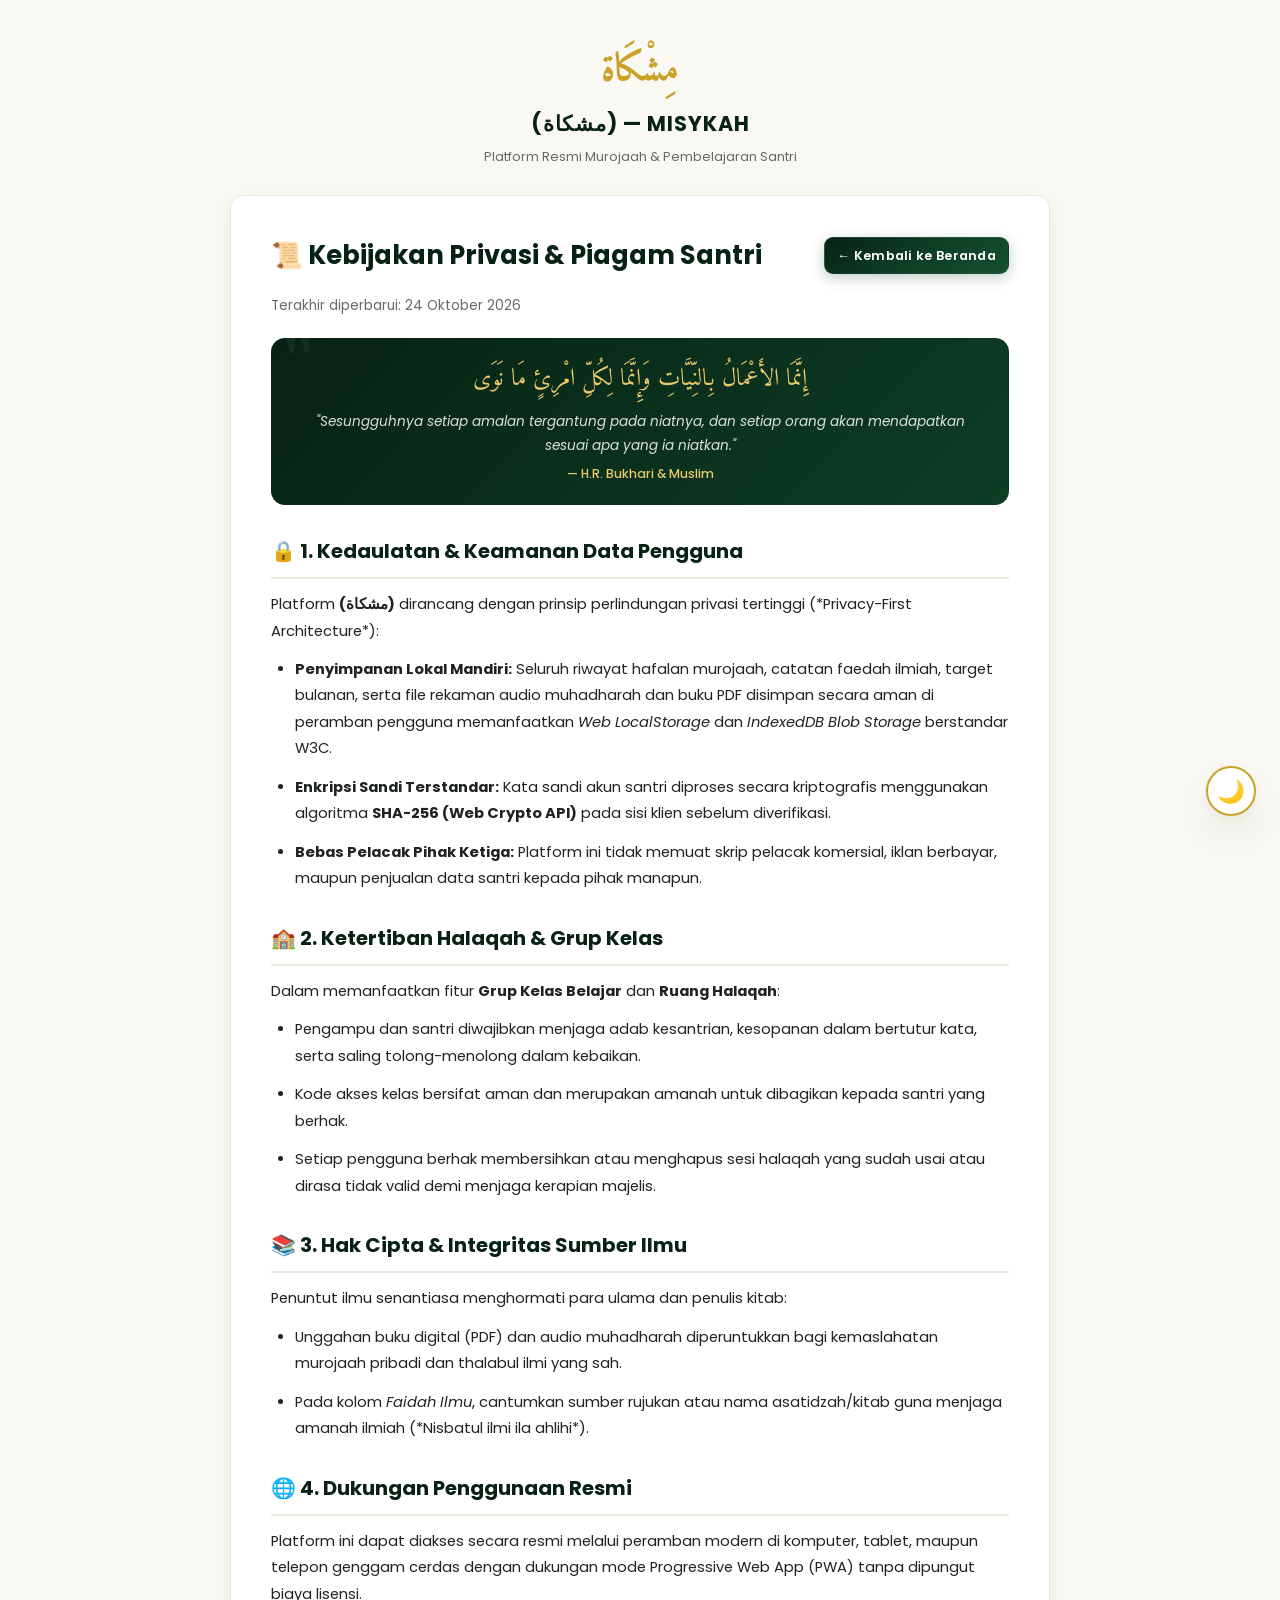
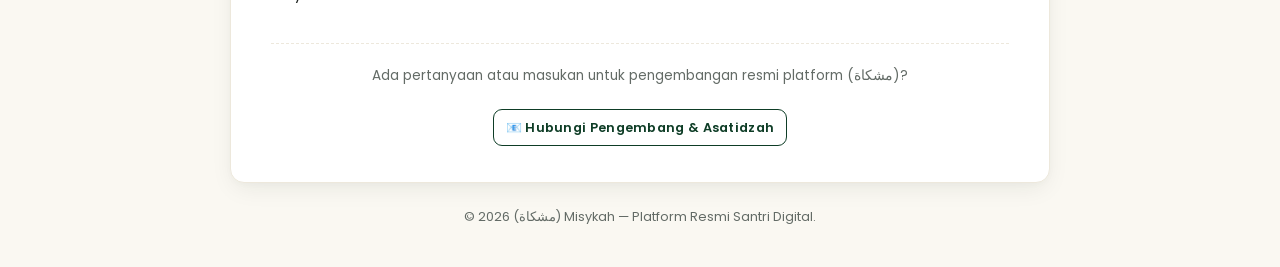
<file: privacy.html>
<!DOCTYPE html>
<html lang="id">
<head>
  <meta charset="UTF-8">
  <meta name="viewport" content="width=device-width, initial-scale=1.0">
  <title>Misykah — Kebijakan Privasi & Ketentuan Resmi</title>
  <meta name="description" content="Kebijakan privasi resmi dan etika pembelajaran santri pada platform digital Misykah.">
  <link rel="icon" type="image/svg+xml" href="favicon.svg">
  <link rel="manifest" href="manifest.json">
  <link rel="preconnect" href="https://fonts.googleapis.com">
  <link rel="preconnect" href="https://fonts.gstatic.com" crossorigin>
  <link href="https://fonts.googleapis.com/css2?family=Amiri:ital,wght@0,400;0,700;1,400&family=Poppins:wght@300;400;500;600;700&display=swap" rel="stylesheet">
  <link rel="stylesheet" href="assets/css/style.css">
  <style>
    .privacy-container {
      max-width: 860px;
      margin: 40px auto;
      padding: 0 20px;
    }
    .privacy-card {
      background: var(--card-bg, #ffffff);
      border-radius: var(--border-radius);
      box-shadow: var(--shadow);
      padding: 36px 40px;
      border: 1px solid var(--cream-dark);
      line-height: 1.8;
    }
    .privacy-card h2 {
      color: var(--primary-dark);
      font-size: 1.25rem;
      margin-top: 28px;
      margin-bottom: 12px;
      display: flex;
      align-items: center;
      gap: 10px;
      border-bottom: 2px solid var(--cream-dark);
      padding-bottom: 8px;
    }
    .privacy-card p, .privacy-card li {
      font-size: 0.92rem;
      color: var(--text-dark);
      margin-bottom: 12px;
    }
    .privacy-card ul {
      padding-left: 24px;
      margin-bottom: 16px;
    }
  </style>
</head>
<body style="background:var(--body-bg);">

<div class="privacy-container">
  <!-- Brand Header -->
  <div style="text-align:center;margin-bottom:28px;">
    <a href="index.html" style="display:inline-flex;flex-direction:column;align-items:center;gap:6px;">
      <span class="font-arabic" style="font-size:2.4rem;color:var(--gold);font-weight:700;">مِشْكَاة</span>
      <span style="font-size:1.3rem;font-weight:700;color:var(--primary-dark);letter-spacing:1px;">(مشكاة) — MISYKAH</span>
      <span style="font-size:0.8rem;color:var(--text-muted);">Platform Resmi Murojaah & Pembelajaran Santri</span>
    </a>
  </div>

  <div class="privacy-card">
    <div style="display:flex;justify-content:space-between;align-items:center;flex-wrap:wrap;gap:10px;margin-bottom:16px;">
      <h1 style="font-size:1.6rem;color:var(--primary-dark);font-weight:700;">📜 Kebijakan Privasi & Piagam Santri</h1>
      <a href="index.html" class="btn btn-primary btn-sm">← Kembali ke Beranda</a>
    </div>
    <p style="font-size:0.84rem;color:var(--text-muted);">Terakhir diperbarui: 24 Oktober 2026</p>

    <div class="quote-block my-3" style="margin:20px 0;">
      <div class="quote-arabic">إِنَّمَا الأَعْمَالُ بِالنِّيَّاتِ وَإِنَّمَا لِكُلِّ امْرِئٍ مَا نَوَى</div>
      <div class="quote-indo">"Sesungguhnya setiap amalan tergantung pada niatnya, dan setiap orang akan mendapatkan sesuai apa yang ia niatkan."</div>
      <div class="quote-source">— H.R. Bukhari & Muslim</div>
    </div>

    <h2>🔒 1. Kedaulatan & Keamanan Data Pengguna</h2>
    <p>Platform <strong>(مشكاة)</strong> dirancang dengan prinsip perlindungan privasi tertinggi (*Privacy-First Architecture*):</p>
    <ul>
      <li><strong>Penyimpanan Lokal Mandiri:</strong> Seluruh riwayat hafalan murojaah, catatan faedah ilmiah, target bulanan, serta file rekaman audio muhadharah dan buku PDF disimpan secara aman di peramban pengguna memanfaatkan <em>Web LocalStorage</em> dan <em>IndexedDB Blob Storage</em> berstandar W3C.</li>
      <li><strong>Enkripsi Sandi Terstandar:</strong> Kata sandi akun santri diproses secara kriptografis menggunakan algoritma <strong>SHA-256 (Web Crypto API)</strong> pada sisi klien sebelum diverifikasi.</li>
      <li><strong>Bebas Pelacak Pihak Ketiga:</strong> Platform ini tidak memuat skrip pelacak komersial, iklan berbayar, maupun penjualan data santri kepada pihak manapun.</li>
    </ul>

    <h2>🏫 2. Ketertiban Halaqah & Grup Kelas</h2>
    <p>Dalam memanfaatkan fitur <strong>Grup Kelas Belajar</strong> dan <strong>Ruang Halaqah</strong>:</p>
    <ul>
      <li>Pengampu dan santri diwajibkan menjaga adab kesantrian, kesopanan dalam bertutur kata, serta saling tolong-menolong dalam kebaikan.</li>
      <li>Kode akses kelas bersifat aman dan merupakan amanah untuk dibagikan kepada santri yang berhak.</li>
      <li>Setiap pengguna berhak membersihkan atau menghapus sesi halaqah yang sudah usai atau dirasa tidak valid demi menjaga kerapian majelis.</li>
    </ul>

    <h2>📚 3. Hak Cipta & Integritas Sumber Ilmu</h2>
    <p>Penuntut ilmu senantiasa menghormati para ulama dan penulis kitab:</p>
    <ul>
      <li>Unggahan buku digital (PDF) dan audio muhadharah diperuntukkan bagi kemaslahatan murojaah pribadi dan thalabul ilmi yang sah.</li>
      <li>Pada kolom <em>Faidah Ilmu</em>, cantumkan sumber rujukan atau nama asatidzah/kitab guna menjaga amanah ilmiah (*Nisbatul ilmi ila ahlihi*).</li>
    </ul>

    <h2>🌐 4. Dukungan Penggunaan Resmi</h2>
    <p>Platform ini dapat diakses secara resmi melalui peramban modern di komputer, tablet, maupun telepon genggam cerdas dengan dukungan mode Progressive Web App (PWA) tanpa dipungut biaya lisensi.</p>

    <div style="text-align:center;margin-top:36px;padding-top:20px;border-top:1px dashed var(--cream-dark);">
      <p style="font-size:0.85rem;color:var(--text-muted);">Ada pertanyaan atau masukan untuk pengembangan resmi platform (مشكاة)?</p>
      <a href="mailto:admin@misykah.id" class="btn btn-outline btn-sm mt-1">📧 Hubungi Pengembang & Asatidzah</a>
    </div>
  </div>

  <div style="text-align:center;margin-top:24px;font-size:0.8rem;color:var(--text-muted);">
    &copy; 2026 (مشكاة) Misykah — Platform Resmi Santri Digital.
  </div>
</div>

<script src="assets/js/app.js"></script>
</body>
</html>
</file>
<file: assets/css/style.css>
/* ============================================================
   (مشكاة) — Global Stylesheet
   Royal Islamic Andalusian & Modern Luxury Theme
   ============================================================ */

/* ── Variables ─────────────────────────────────────────────── */
:root {
  --primary:          #0e3d26;
  --primary-light:    #185736;
  --primary-dark:     #072214;
  --primary-ultra:    #04150c;
  --gold:             #c9a227;
  --gold-light:       #e8c868;
  --gold-pale:        #faf2dc;
  --gold-metallic:    linear-gradient(135deg, #fcedba 0%, #d4af37 45%, #9b7914 100%);
  --gold-gradient:    linear-gradient(135deg, #e5c365 0%, #c9a227 50%, #997512 100%);
  --emerald-gradient: linear-gradient(145deg, #072214 0%, #0e3d26 50%, #155032 100%);
  --cream:            #fcfbf7;
  --cream-dark:       #ede8dc;
  --text-dark:        #1f2421;
  --text-muted:       #636b66;
  --white:            #ffffff;
  --danger:           #b83226;
  --danger-light:     #e74c3c;
  --sidebar-width:    260px;
  --shadow-sm:        0 2px 8px rgba(7,34,20,0.06);
  --shadow:           0 8px 24px -4px rgba(7,34,20,0.08), 0 2px 6px rgba(0,0,0,0.02);
  --shadow-lg:        0 18px 40px -8px rgba(7,34,20,0.14), 0 4px 12px rgba(0,0,0,0.04);
  --shadow-gold:      0 8px 25px -4px rgba(201,162,39,0.35);
  --gold-border:      1px solid rgba(201, 162, 39, 0.22);
  --border-radius:    14px;
  --border-radius-sm: 9px;
  --transition:       all 0.25s cubic-bezier(0.16, 1, 0.3, 1);
  --card-bg:          #ffffff;
  --body-bg:          #faf8f2;
  --input-bg:         #ffffff;
  --input-border:     #e2dcce;
  --modal-bg:         #ffffff;
}

/* ── Dark Mode Variables ──────────────────────────────────── */
[data-theme="dark"] {
  --primary:          #2ba361;
  --primary-light:    #3ec07a;
  --primary-dark:     #144e2f;
  --primary-ultra:    #091b11;
  --gold:             #e2bc4f;
  --gold-light:       #f3d578;
  --gold-pale:        #2d2716;
  --gold-metallic:    linear-gradient(135deg, #fae69e 0%, #d4af37 50%, #8c6a0b 100%);
  --gold-gradient:    linear-gradient(135deg, #f0cf6f 0%, #c9a227 60%, #85630a 100%);
  --emerald-gradient: linear-gradient(145deg, #091a11 0%, #112d1e 60%, #163d29 100%);
  --cream:            #141716;
  --cream-dark:       #212624;
  --text-dark:        #f0f2f1;
  --text-muted:       #9ba49f;
  --white:            #1a1e1c;
  --shadow:           0 8px 24px -4px rgba(0,0,0,0.45);
  --shadow-lg:        0 18px 40px -8px rgba(0,0,0,0.60);
  --gold-border:      1px solid rgba(226, 188, 79, 0.25);
  --card-bg:          #1a1e1c;
  --body-bg:          #111413;
  --input-bg:         #212624;
  --input-border:     #313936;
  --modal-bg:         #1d2220;
}

/* ── Reset ──────────────────────────────────────────────────── */
*, *::before, *::after { box-sizing: border-box; margin: 0; padding: 0; }
html {
  scroll-behavior: smooth;
  overflow-x: hidden;
  max-width: 100vw;
  -webkit-text-size-adjust: 100%;
}
body {
  font-family: 'Poppins', sans-serif;
  background: var(--body-bg);
  color: var(--text-dark);
  min-height: 100vh;
  line-height: 1.6;
  overflow-x: hidden;
  max-width: 100vw;
  position: relative;
  touch-action: pan-y;
  transition: background 0.3s ease, color 0.3s ease;
}
a { text-decoration: none; color: inherit; }
img { max-width: 100%; }
button { cursor: pointer; font-family: 'Poppins', sans-serif; }
input, select, textarea { font-family: 'Poppins', sans-serif; }

/* ── Scrollbar ──────────────────────────────────────────────── */
::-webkit-scrollbar { width: 6px; height: 6px; }
::-webkit-scrollbar-track { background: var(--cream-dark); }
::-webkit-scrollbar-thumb { background: var(--primary-light); border-radius: 3px; }

/* ── Sidebar ────────────────────────────────────────────────── */
.sidebar {
  position: fixed;
  top: 0; left: 0;
  width: var(--sidebar-width);
  height: 100vh;
  background: var(--emerald-gradient);
  border-right: 1px solid rgba(201,162,39,0.22);
  display: flex;
  flex-direction: column;
  z-index: 200;
  box-shadow: 6px 0 32px rgba(4,21,12,0.35);
  transition: transform 0.3s cubic-bezier(0.16, 1, 0.3, 1);
  overflow-y: auto;
}

.sidebar-header {
  padding: 30px 22px 22px;
  border-bottom: 1px solid rgba(201,162,39,0.25);
  background: radial-gradient(circle at top, rgba(201,162,39,0.15) 0%, rgba(7,34,20,0.6) 100%);
  text-align: center;
  position: relative;
}
.sidebar-header::after {
  content: '';
  position: absolute;
  bottom: -1px; left: 15%; right: 15%;
  height: 1px;
  background: linear-gradient(90deg, transparent, var(--gold), transparent);
}

.logo { display: flex; flex-direction: column; align-items: center; gap: 4px; }
.logo-arabic {
  font-family: 'Amiri', serif;
  font-size: 2.2rem;
  color: var(--gold-light);
  line-height: 1.1;
  text-shadow: 0 0 16px rgba(201,162,39,0.5), 0 2px 4px rgba(0,0,0,0.4);
}
.logo-text {
  font-size: 1.12rem;
  font-weight: 800;
  color: var(--white);
  letter-spacing: 2.5px;
  text-transform: uppercase;
}
.logo-tagline {
  font-size: 0.72rem;
  color: rgba(245,233,192,0.75);
  margin-top: 2px;
  letter-spacing: 0.5px;
}

.sidebar-nav {
  flex: 1;
  padding: 20px 14px;
  display: flex;
  flex-direction: column;
  gap: 6px;
}

.nav-item {
  display: flex;
  align-items: center;
  gap: 12px;
  padding: 12px 18px;
  border-radius: var(--border-radius-sm);
  color: rgba(255,255,255,0.78);
  font-size: 0.9rem;
  font-weight: 500;
  transition: var(--transition);
  position: relative;
  overflow: hidden;
  border: 1px solid transparent;
}
.nav-item::before {
  content: '';
  position: absolute;
  left: 0; top: 0; bottom: 0;
  width: 3.5px;
  background: var(--gold-metallic);
  transform: scaleY(0);
  transition: transform 0.25s cubic-bezier(0.16, 1, 0.3, 1);
  border-radius: 0 3px 3px 0;
  box-shadow: 0 0 8px rgba(201,162,39,0.8);
}
.nav-item:hover {
  background: rgba(201,162,39,0.12);
  color: var(--white);
  border-color: rgba(201,162,39,0.2);
  transform: translateX(3px);
}
.nav-item.active {
  background: linear-gradient(90deg, rgba(201,162,39,0.22) 0%, rgba(201,162,39,0.06) 100%);
  color: var(--gold-light);
  font-weight: 600;
  border-color: rgba(201,162,39,0.3);
  box-shadow: inset 0 1px 0 rgba(255,255,255,0.1);
}
.nav-item:hover::before,
.nav-item.active::before { transform: scaleY(1); }
.nav-icon { font-size: 1.15rem; flex-shrink: 0; }

.sidebar-footer {
  padding: 16px 12px 20px;
  border-top: 1px solid rgba(255,255,255,0.1);
}
.user-info {
  display: flex;
  align-items: center;
  gap: 10px;
  padding: 10px;
  margin-bottom: 10px;
  background: rgba(0,0,0,0.15);
  border-radius: var(--border-radius-sm);
}
.user-avatar {
  width: 38px; height: 38px;
  background: var(--gold);
  border-radius: 50%;
  display: flex; align-items: center; justify-content: center;
  font-weight: 700; font-size: 1rem;
  color: var(--primary-dark);
  flex-shrink: 0;
}
.user-name { font-size: 0.85rem; font-weight: 600; color: var(--white); }
.user-username { font-size: 0.72rem; color: rgba(255,255,255,0.55); }

.btn-logout {
  width: 100%;
  padding: 9px;
  background: rgba(192,57,43,0.2);
  border: 1px solid rgba(192,57,43,0.4);
  border-radius: var(--border-radius-sm);
  color: #ff8a80;
  font-size: 0.85rem;
  font-weight: 500;
  transition: var(--transition);
}
.btn-logout:hover { background: rgba(192,57,43,0.4); color: #fff; }

/* ── Main Content ───────────────────────────────────────────── */
.main-content {
  margin-left: var(--sidebar-width);
  min-height: 100vh;
  padding: 0;
}

/* ── Page Header ────────────────────────────────────────────── */
.page-header {
  background: var(--emerald-gradient);
  padding: 32px 36px 28px;
  position: relative;
  overflow: hidden;
  border-bottom: 2px solid rgba(201,162,39,0.35);
  box-shadow: 0 8px 24px rgba(7,34,20,0.15);
}
.page-header::after {
  content: '';
  position: absolute;
  top: -50px; right: -50px;
  width: 240px; height: 240px;
  border: 45px solid rgba(201,162,39,0.07);
  border-radius: 50%;
  pointer-events: none;
}
.page-header::before {
  content: '۞   ✧   ۞';
  display: block;
  text-align: center;
  color: var(--gold);
  font-size: 0.95rem;
  margin-bottom: 10px;
  letter-spacing: 12px;
  text-shadow: 0 0 12px rgba(201,162,39,0.6);
}
.header-top {
  display: flex;
  align-items: flex-start;
  justify-content: space-between;
  flex-wrap: wrap;
  gap: 12px;
}
.page-title {
  font-size: 1.85rem;
  font-weight: 700;
  color: #ffffff;
  letter-spacing: -0.3px;
  text-shadow: 0 2px 4px rgba(0,0,0,0.25);
}
.page-subtitle { font-size: 0.88rem; color: rgba(245,233,192,0.85); margin-top: 3px; }
.header-date {
  text-align: right;
  color: rgba(255,255,255,0.85);
  font-size: 0.82rem;
  line-height: 1.7;
}
.header-date .hijri { color: var(--gold-light); font-weight: 600; text-shadow: 0 0 8px rgba(201,162,39,0.4); }

/* ── Content Area ───────────────────────────────────────────── */
.content-area { padding: 32px 36px; }

/* ── Cards ──────────────────────────────────────────────────── */
.card {
  background: var(--card-bg);
  border-radius: var(--border-radius);
  box-shadow: var(--shadow);
  border: var(--gold-border);
  padding: 26px;
  transition: var(--transition);
  position: relative;
}
.card:hover {
  box-shadow: var(--shadow-lg);
  border-color: rgba(201,162,39,0.4);
  transform: translateY(-2px);
}
.card-header {
  display: flex;
  align-items: center;
  justify-content: space-between;
  margin-bottom: 20px;
  padding-bottom: 15px;
  border-bottom: 1.5px solid var(--cream-dark);
}
.card-title {
  font-size: 1.05rem;
  font-weight: 700;
  color: var(--primary-dark);
  display: flex;
  align-items: center;
  gap: 10px;
  letter-spacing: -0.2px;
}

/* ── Stat Cards ─────────────────────────────────────────────── */
.stats-grid {
  display: grid;
  grid-template-columns: repeat(auto-fit, minmax(180px, 1fr));
  gap: 20px;
  margin-bottom: 28px;
}
.stat-card {
  background: var(--card-bg);
  border-radius: var(--border-radius);
  padding: 22px 24px;
  box-shadow: var(--shadow);
  border: var(--gold-border);
  border-left: 4.5px solid var(--primary);
  display: flex;
  align-items: center;
  gap: 18px;
  transition: var(--transition);
  position: relative;
  overflow: hidden;
}
.stat-card::after {
  content: '';
  position: absolute;
  top: 0; right: 0;
  width: 80px; height: 80px;
  background: radial-gradient(circle, rgba(201,162,39,0.06) 0%, transparent 70%);
  pointer-events: none;
}
.stat-card:hover {
  transform: translateY(-3px);
  box-shadow: var(--shadow-lg);
  border-left-width: 5px;
}
.stat-card:nth-child(2) { border-left-color: var(--gold); }
.stat-card:nth-child(3) { border-left-color: #2e86de; }
.stat-icon {
  font-size: 1.85rem;
  width: 58px; height: 58px;
  background: linear-gradient(135deg, rgba(201,162,39,0.12) 0%, rgba(13,61,37,0.06) 100%);
  border: 1px solid rgba(201,162,39,0.2);
  border-radius: 50%;
  display: flex; align-items: center; justify-content: center;
  flex-shrink: 0;
  box-shadow: inset 0 1px 3px rgba(255,255,255,0.6);
}
.stat-value {
  font-size: 2.1rem;
  font-weight: 800;
  color: var(--primary-dark);
  line-height: 1;
  letter-spacing: -0.5px;
}
.stat-label { font-size: 0.82rem; color: var(--text-muted); margin-top: 4px; font-weight: 500; }

/* ── Buttons ────────────────────────────────────────────────── */
.btn {
  display: inline-flex;
  align-items: center;
  gap: 8px;
  padding: 10px 22px;
  border: none;
  border-radius: var(--border-radius-sm);
  font-size: 0.88rem;
  font-weight: 600;
  letter-spacing: 0.3px;
  transition: var(--transition);
  cursor: pointer;
  white-space: nowrap;
  position: relative;
  overflow: hidden;
}
.btn-primary {
  background: var(--emerald-gradient);
  color: #ffffff;
  box-shadow: 0 4px 14px rgba(13,61,37,0.25);
  border: 1px solid rgba(255,255,255,0.08);
}
.btn-primary:hover {
  transform: translateY(-2px);
  box-shadow: 0 8px 22px rgba(13,61,37,0.35);
  filter: brightness(1.08);
}

.btn-gold {
  background: var(--gold-metallic);
  color: #072214;
  font-weight: 700;
  box-shadow: var(--shadow-gold);
  border: 1px solid rgba(255,255,255,0.3);
}
.btn-gold:hover {
  transform: translateY(-2px);
  box-shadow: 0 10px 28px -4px rgba(201,162,39,0.5);
  filter: brightness(1.06);
}

.btn-outline {
  background: transparent;
  border: 1.5px solid var(--primary);
  color: var(--primary);
  font-weight: 600;
}
.btn-outline:hover {
  background: var(--primary);
  color: #ffffff;
  transform: translateY(-1px);
  box-shadow: 0 4px 14px rgba(13,61,37,0.2);
}

.btn-outline-gold {
  background: transparent;
  border: 1.5px solid var(--gold);
  color: var(--gold);
  font-weight: 600;
}
.btn-outline-gold:hover {
  background: var(--gold-metallic);
  color: #072214;
  border-color: transparent;
}
.btn-outline-gold:hover { background: var(--gold); color: var(--primary-dark); }

.btn-danger {
  background: transparent;
  border: 1.5px solid var(--danger);
  color: var(--danger);
}
.btn-danger:hover { background: var(--danger); color: var(--white); }

.btn-sm { padding: 6px 12px; font-size: 0.8rem; }
.btn-lg { padding: 13px 28px; font-size: 1rem; }
.btn-full { width: 100%; justify-content: center; }

/* ── Forms ──────────────────────────────────────────────────── */
.form-group { margin-bottom: 18px; }
.form-label {
  display: block;
  margin-bottom: 6px;
  font-size: 0.85rem;
  font-weight: 500;
  color: var(--text-dark);
}
.form-control {
  width: 100%;
  padding: 10px 14px;
  border: 2px solid var(--input-border);
  border-radius: var(--border-radius-sm);
  font-size: 0.9rem;
  color: var(--text-dark);
  background: var(--input-bg);
  transition: var(--transition);
  outline: none;
}
.form-control:focus {
  border-color: var(--primary);
  box-shadow: 0 0 0 3px rgba(26,92,56,0.1);
}
.form-control::placeholder { color: #aaa; }
select.form-control { appearance: none; background-image: url("data:image/svg+xml,%3Csvg xmlns='http://www.w3.org/2000/svg' width='12' height='8' viewBox='0 0 12 8'%3E%3Cpath d='M1 1l5 5 5-5' stroke='%23666' stroke-width='1.5' fill='none' stroke-linecap='round'/%3E%3C/svg%3E"); background-repeat: no-repeat; background-position: right 12px center; padding-right: 36px; }
textarea.form-control { resize: vertical; min-height: 90px; }
.form-hint { font-size: 0.75rem; color: var(--text-muted); margin-top: 4px; }
.form-row { display: grid; grid-template-columns: 1fr 1fr; gap: 16px; }
@media (max-width: 540px) { .form-row { grid-template-columns: 1fr; } }

/* ── Modal ──────────────────────────────────────────────────── */
.modal-overlay {
  position: fixed;
  inset: 0;
  background: rgba(0,0,0,0.6);
  z-index: 1000;
  display: flex;
  align-items: center;
  justify-content: center;
  padding: 16px;
  opacity: 0;
  pointer-events: none;
  transition: opacity 0.25s;
  overflow-y: auto;
  -webkit-overflow-scrolling: touch;
}
.modal-overlay.active { opacity: 1; pointer-events: all; }
.modal {
  background: var(--modal-bg);
  border-radius: var(--border-radius);
  width: 100%;
  max-width: 560px;
  max-height: 88vh;
  overflow-y: auto;
  -webkit-overflow-scrolling: touch;
  overscroll-behavior: contain;
  box-shadow: var(--shadow-lg);
  transform: translateY(20px);
  transition: transform 0.25s ease;
  margin: auto;
}
.modal-overlay.active .modal { transform: translateY(0); }
.modal-header {
  padding: 20px 24px;
  border-bottom: 2px solid var(--cream-dark);
  display: flex;
  align-items: center;
  justify-content: space-between;
  position: sticky;
  top: 0;
  background: var(--white);
  z-index: 1;
}
.modal-title { font-size: 1.1rem; font-weight: 600; color: var(--primary-dark); }
.modal-close {
  background: var(--cream-dark);
  border: none;
  width: 32px; height: 32px;
  border-radius: 50%;
  font-size: 1.1rem;
  display: flex; align-items: center; justify-content: center;
  cursor: pointer;
  transition: var(--transition);
  color: var(--text-muted);
}
.modal-close:hover { background: var(--danger); color: var(--white); }
.modal-body, .modal > form { padding: 24px; }
.modal-footer {
  padding: 16px 24px;
  border-top: 2px solid var(--cream-dark);
  display: flex;
  gap: 10px;
  justify-content: flex-end;
}

/* ── Progress Bar ───────────────────────────────────────────── */
.progress-bar {
  height: 10px;
  background: var(--cream-dark);
  border-radius: 999px;
  overflow: hidden;
}
.progress-fill {
  height: 100%;
  background: linear-gradient(90deg, var(--primary), var(--primary-light));
  border-radius: 999px;
  transition: width 0.6s ease;
  position: relative;
}
.progress-fill::after {
  content: '';
  position: absolute;
  top: 0; left: 0; right: 0; bottom: 0;
  background: linear-gradient(90deg, transparent 40%, rgba(255,255,255,0.3) 60%, transparent 100%);
  animation: shimmer 2s infinite;
}
@keyframes shimmer {
  0% { transform: translateX(-100%); }
  100% { transform: translateX(200%); }
}

/* ── Badge ──────────────────────────────────────────────────── */
.badge {
  display: inline-block;
  padding: 3px 10px;
  border-radius: 999px;
  font-size: 0.72rem;
  font-weight: 600;
}
.badge-success { background: #d4edda; color: #155724; }
.badge-warning { background: #fff3cd; color: #856404; }
.badge-danger  { background: #f8d7da; color: #721c24; }
.badge-info    { background: #d1ecf1; color: #0c5460; }
.badge-primary { background: rgba(26,92,56,0.1); color: var(--primary); }
.badge-gold    { background: var(--gold-pale); color: #7a5c00; }

/* ── Toast ──────────────────────────────────────────────────── */
.toast-container {
  position: fixed;
  bottom: 24px; right: 24px;
  z-index: 9999;
  display: flex;
  flex-direction: column;
  gap: 8px;
}
.toast {
  display: flex;
  align-items: center;
  gap: 10px;
  padding: 12px 18px;
  background: var(--white);
  border-radius: var(--border-radius-sm);
  box-shadow: var(--shadow-lg);
  font-size: 0.88rem;
  max-width: 320px;
  border-left: 4px solid var(--primary);
  transform: translateX(120%);
  transition: transform 0.3s ease;
}
.toast.toast-show { transform: translateX(0); }
.toast-success { border-left-color: var(--primary); }
.toast-error   { border-left-color: var(--danger); }
.toast-warning { border-left-color: var(--gold); }
.toast-info    { border-left-color: #3498db; }
.toast-icon    { font-size: 1.1rem; flex-shrink: 0; }

/* ── Search & Filter Bar ────────────────────────────────────── */
.toolbar {
  display: flex;
  align-items: center;
  gap: 12px;
  margin-bottom: 20px;
  flex-wrap: wrap;
}
.search-box {
  position: relative;
  flex: 1;
  min-width: 200px;
}
.search-box input {
  padding-left: 38px;
  border-radius: 999px;
}
.search-box::before {
  content: '🔍';
  position: absolute;
  left: 12px; top: 50%;
  transform: translateY(-50%);
  font-size: 0.9rem;
  pointer-events: none;
}

/* ── Empty State ────────────────────────────────────────────── */
.empty-state {
  text-align: center;
  padding: 60px 20px;
  color: var(--text-muted);
}
.empty-state .empty-icon { font-size: 3.5rem; display: block; margin-bottom: 14px; }
.empty-state p { font-size: 0.9rem; }
.empty-state h3 { font-size: 1.1rem; color: var(--text-dark); margin-bottom: 6px; }

/* ── Quote Block ────────────────────────────────────────────── */
.quote-block {
  background: linear-gradient(135deg, var(--primary-dark), var(--primary));
  border-radius: var(--border-radius);
  padding: 20px 24px;
  color: var(--white);
  text-align: center;
  position: relative;
  overflow: hidden;
}
.quote-block::before {
  content: '"';
  position: absolute;
  top: -20px; left: 10px;
  font-size: 8rem;
  color: rgba(255,255,255,0.05);
  font-family: 'Amiri', serif;
  line-height: 1;
}
.quote-arabic {
  font-family: 'Amiri', serif;
  font-size: 1.5rem;
  color: var(--gold-light);
  direction: rtl;
  margin-bottom: 8px;
}
.quote-indo { font-size: 0.85rem; color: rgba(255,255,255,0.85); font-style: italic; margin-bottom: 4px; }
.quote-source { font-size: 0.78rem; color: var(--gold-light); font-weight: 500; }

/* ── Islamic Ornament ───────────────────────────────────────── */
.ornament-divider {
  text-align: center;
  color: var(--gold);
  font-size: 1.2rem;
  letter-spacing: 10px;
  margin: 12px 0;
}

/* ── Hamburger (Mobile) ─────────────────────────────────────── */
.hamburger {
  display: none;
  position: fixed;
  top: 14px; left: 14px;
  z-index: 300;
  background: var(--primary);
  border: none;
  width: 42px; height: 42px;
  border-radius: var(--border-radius-sm);
  color: var(--white);
  font-size: 1.3rem;
  align-items: center;
  justify-content: center;
  box-shadow: var(--shadow);
  cursor: pointer;
}
.sidebar-overlay {
  display: none;
  position: fixed;
  inset: 0;
  background: rgba(0,0,0,0.5);
  z-index: 190;
}
.sidebar-overlay.active { display: block; }

/* ── Loader ─────────────────────────────────────────────────── */
.loader {
  display: inline-block;
  width: 18px; height: 18px;
  border: 2px solid rgba(255,255,255,0.3);
  border-top-color: var(--white);
  border-radius: 50%;
  animation: spin 0.7s linear infinite;
}
@keyframes spin { to { transform: rotate(360deg); } }

/* ── Audio Player ───────────────────────────────────────────── */
.audio-card {
  background: var(--white);
  border-radius: var(--border-radius);
  padding: 20px;
  box-shadow: var(--shadow);
  border-top: 4px solid var(--primary);
  transition: var(--transition);
}
.audio-card:hover { transform: translateY(-3px); box-shadow: var(--shadow-lg); }
.audio-card-header {
  display: flex;
  align-items: flex-start;
  gap: 14px;
  margin-bottom: 14px;
}
.audio-thumb {
  width: 52px; height: 52px;
  background: linear-gradient(135deg, var(--primary), var(--primary-light));
  border-radius: var(--border-radius-sm);
  display: flex; align-items: center; justify-content: center;
  font-size: 1.5rem;
  flex-shrink: 0;
}
.audio-info { flex: 1; }
.audio-title { font-weight: 600; font-size: 0.95rem; color: var(--text-dark); margin-bottom: 3px; }
.audio-meta { font-size: 0.78rem; color: var(--text-muted); }
audio {
  width: 100%;
  height: 36px;
  border-radius: var(--border-radius-sm);
  outline: none;
  margin-top: 10px;
}
audio::-webkit-media-controls-panel { background: var(--cream-dark); }

/* ── Book Card ──────────────────────────────────────────────── */
.books-grid {
  display: grid;
  grid-template-columns: repeat(auto-fill, minmax(200px, 1fr));
  gap: 20px;
}
.book-card {
  background: var(--white);
  border-radius: var(--border-radius);
  box-shadow: var(--shadow);
  overflow: hidden;
  transition: var(--transition);
}
.book-card:hover { transform: translateY(-4px); box-shadow: var(--shadow-lg); }
.book-cover {
  background: linear-gradient(145deg, var(--primary-dark), var(--primary));
  height: 140px;
  display: flex;
  flex-direction: column;
  align-items: center;
  justify-content: center;
  gap: 6px;
  color: var(--white);
  position: relative;
  overflow: hidden;
}
.book-cover::before {
  content: '📖';
  font-size: 3rem;
  position: absolute;
  opacity: 0.1;
  top: 50%; left: 50%;
  transform: translate(-50%, -50%);
  font-size: 5rem;
}
.book-cover-icon { font-size: 2.5rem; position: relative; }
.book-cover-cat {
  font-size: 0.72rem;
  background: rgba(255,255,255,0.2);
  padding: 2px 10px;
  border-radius: 999px;
  position: relative;
}
.book-body { padding: 14px; }
.book-title { font-weight: 600; font-size: 0.9rem; margin-bottom: 4px; line-height: 1.4; }
.book-author { font-size: 0.78rem; color: var(--text-muted); margin-bottom: 10px; }
.book-actions { display: flex; gap: 8px; flex-wrap: wrap; }

/* ── Starter Pack Kitab Penuntut Ilmu ───────────────────────── */
.starter-tab {
  background: rgba(255, 255, 255, 0.08);
  border: 1px solid rgba(201, 162, 39, 0.3);
  color: rgba(255, 255, 255, 0.85);
  padding: 6px 14px;
  border-radius: 20px;
  font-size: 0.78rem;
  font-weight: 600;
  cursor: pointer;
  white-space: nowrap;
  transition: var(--transition);
}
.starter-tab:hover, .starter-tab.active {
  background: var(--gold);
  color: #072214;
  border-color: var(--gold-light);
  box-shadow: 0 2px 8px rgba(201, 162, 39, 0.4);
}
.starter-card {
  background: rgba(255, 255, 255, 0.04);
  border: 1px solid rgba(201, 162, 39, 0.25);
  border-radius: 12px;
  padding: 18px;
  display: flex;
  flex-direction: column;
  justify-content: space-between;
  transition: all 0.25s ease;
  backdrop-filter: blur(4px);
  position: relative;
  overflow: hidden;
}
.starter-card:hover {
  transform: translateY(-4px);
  border-color: var(--gold);
  background: rgba(255, 255, 255, 0.08);
  box-shadow: 0 8px 24px rgba(0, 0, 0, 0.35);
}
.starter-card::before {
  content: '📖';
  position: absolute;
  top: 10px;
  right: 10px;
  font-size: 2.8rem;
  opacity: 0.07;
  pointer-events: none;
}
.starter-badge {
  display: inline-block;
  padding: 3px 9px;
  border-radius: 12px;
  font-size: 0.7rem;
  font-weight: 700;
  margin-bottom: 8px;
}
.starter-title-ar {
  font-family: 'Amiri', serif;
  font-size: 1.45rem;
  color: var(--gold-light);
  margin-bottom: 4px;
  line-height: 1.3;
  direction: rtl;
  text-align: right;
}
.starter-title-lat {
  font-weight: 700;
  font-size: 0.95rem;
  color: #ffffff;
  margin-bottom: 2px;
}
.starter-author {
  font-size: 0.78rem;
  color: rgba(245, 233, 192, 0.85);
  margin-bottom: 8px;
}
.starter-desc {
  font-size: 0.78rem;
  color: rgba(255, 255, 255, 0.75);
  line-height: 1.45;
  margin-bottom: 14px;
  flex: 1;
}
.starter-actions {
  display: flex;
  gap: 6px;
  flex-wrap: wrap;
}

/* ── Murojaah ───────────────────────────────────────────────── */
.week-calendar {
  display: grid;
  grid-template-columns: repeat(7, 1fr);
  gap: 8px;
  margin-bottom: 24px;
}
.day-cell {
  background: var(--white);
  border-radius: var(--border-radius-sm);
  padding: 10px 6px;
  text-align: center;
  box-shadow: var(--shadow);
  cursor: pointer;
  transition: var(--transition);
  border: 2px solid transparent;
}
.day-cell:hover { border-color: var(--primary-light); }
.day-cell.today { border-color: var(--gold); background: var(--gold-pale); }
.day-cell.has-items { position: relative; }
.day-cell.has-items::after {
  content: '';
  width: 6px; height: 6px;
  background: var(--primary);
  border-radius: 50%;
  position: absolute;
  bottom: 5px; left: 50%;
  transform: translateX(-50%);
}
.day-name { font-size: 0.7rem; color: var(--text-muted); text-transform: uppercase; letter-spacing: 0.5px; }
.day-num { font-size: 1.2rem; font-weight: 700; color: var(--text-dark); }
.day-cell.today .day-num { color: var(--primary-dark); }

.murojaah-item {
  background: var(--white);
  border-radius: var(--border-radius-sm);
  padding: 14px 16px;
  display: flex;
  align-items: center;
  gap: 12px;
  box-shadow: 0 2px 8px rgba(0,0,0,0.07);
  transition: var(--transition);
  margin-bottom: 10px;
  border-left: 4px solid var(--primary-light);
}
.murojaah-item.selesai { border-left-color: #27ae60; background: #f0faf3; }
.murojaah-item.terlewat { border-left-color: var(--danger); background: #fff5f5; }
.murojaah-info { flex: 1; }
.murojaah-materi { font-weight: 600; font-size: 0.9rem; }
.murojaah-meta { font-size: 0.78rem; color: var(--text-muted); margin-top: 3px; display: flex; gap: 10px; flex-wrap: wrap; }
.murojaah-actions { display: flex; gap: 6px; flex-shrink: 0; }

/* ── Login Page ─────────────────────────────────────────────── */
.auth-page {
  min-height: 100vh;
  display: flex;
  background: linear-gradient(135deg, var(--primary-dark) 0%, var(--primary) 50%, var(--primary-light) 100%);
}
.auth-left {
  flex: 1;
  display: flex;
  flex-direction: column;
  align-items: center;
  justify-content: center;
  padding: 40px;
  color: var(--white);
  position: relative;
  overflow: hidden;
}
.auth-left::before {
  content: '';
  position: absolute;
  inset: 0;
  background: url("data:image/svg+xml,%3Csvg width='60' height='60' viewBox='0 0 60 60' xmlns='http://www.w3.org/2000/svg'%3E%3Cg fill='none' fill-rule='evenodd'%3E%3Cg fill='%23c9a227' fill-opacity='0.07'%3E%3Cpolygon points='30 0 37 20 57 20 41 32 47 53 30 40 13 53 19 32 3 20 23 20'/%3E%3C/g%3E%3C/g%3E%3C/svg%3E");
  pointer-events: none;
}
.auth-brand { position: relative; text-align: center; }
.auth-logo-arabic {
  font-family: 'Amiri', serif;
  font-size: 5rem;
  color: var(--gold);
  display: block;
  line-height: 1.1;
  text-shadow: 0 4px 20px rgba(201,162,39,0.4);
}
.auth-logo-name {
  font-size: 2rem;
  font-weight: 700;
  color: var(--white);
  letter-spacing: 4px;
  text-transform: uppercase;
}
.auth-tagline { font-size: 0.9rem; color: rgba(255,255,255,0.7); margin-top: 10px; }
.auth-quote {
  margin-top: 48px;
  background: rgba(0,0,0,0.2);
  border-radius: var(--border-radius);
  padding: 20px 24px;
  text-align: center;
  position: relative;
  max-width: 380px;
  border: 1px solid rgba(201,162,39,0.2);
}
.auth-quote .arabic {
  font-family: 'Amiri', serif;
  font-size: 1.6rem;
  color: var(--gold-light);
  direction: rtl;
  display: block;
  margin-bottom: 8px;
}
.auth-quote .trans { font-size: 0.82rem; color: rgba(255,255,255,0.8); font-style: italic; }
.auth-quote .ref { font-size: 0.75rem; color: var(--gold-light); margin-top: 4px; }

.auth-right {
  width: 440px;
  background: var(--white);
  display: flex;
  align-items: center;
  justify-content: center;
  padding: 48px 40px;
}
.auth-box { width: 100%; max-width: 360px; }
.auth-tabs { display: flex; margin-bottom: 28px; border-radius: var(--border-radius-sm); overflow: hidden; border: 2px solid var(--cream-dark); }
.auth-tab {
  flex: 1;
  padding: 10px;
  border: none;
  background: transparent;
  font-size: 0.9rem;
  font-weight: 500;
  color: var(--text-muted);
  cursor: pointer;
  transition: var(--transition);
}
.auth-tab.active { background: var(--primary); color: var(--white); }
.auth-form { display: none; }
.auth-form.active { display: block; }
.auth-form h2 { font-size: 1.4rem; font-weight: 700; color: var(--primary-dark); margin-bottom: 6px; }
.auth-form p { font-size: 0.85rem; color: var(--text-muted); margin-bottom: 24px; }
.input-icon-wrap { position: relative; }
.input-icon-wrap .icon {
  position: absolute;
  left: 12px; top: 50%;
  transform: translateY(-50%);
  font-size: 1rem;
  pointer-events: none;
}
.input-icon-wrap input { padding-left: 38px; }

/* ── Dashboard ──────────────────────────────────────────────── */
.quick-actions {
  display: grid;
  grid-template-columns: repeat(auto-fit, minmax(150px, 1fr));
  gap: 16px;
  margin-bottom: 28px;
}
.quick-action {
  background: var(--white);
  border-radius: var(--border-radius);
  padding: 22px 16px;
  text-align: center;
  box-shadow: var(--shadow);
  cursor: pointer;
  transition: var(--transition);
  border: 2px solid transparent;
  display: block;
}
.quick-action:hover { border-color: var(--gold); transform: translateY(-3px); box-shadow: var(--shadow-lg); }
.quick-action-icon { font-size: 2rem; display: block; margin-bottom: 8px; }
.quick-action-label { font-size: 0.85rem; font-weight: 500; color: var(--text-dark); }

.grid-2 { display: grid; grid-template-columns: 1fr 1fr; gap: 24px; }
@media (max-width: 900px) { .grid-2 { grid-template-columns: 1fr; } }

/* ── Responsive ─────────────────────────────────────────────── */
@media (max-width: 768px) {
  .sidebar {
    transform: translateX(-100%);
  }
  .sidebar.open {
    transform: translateX(0);
  }
  .main-content {
    margin-left: 0;
  }
  .hamburger {
    display: flex;
  }
  .page-header {
    padding: 70px 20px 20px;
  }
  .content-area { padding: 20px 16px; }
  .auth-left { display: none; }
  .auth-right { width: 100%; padding: 40px 24px; }
  .week-calendar { grid-template-columns: repeat(7, 1fr); gap: 4px; }
  .day-cell { padding: 7px 3px; }
  .day-num { font-size: 1rem; }
  .books-grid { grid-template-columns: repeat(auto-fill, minmax(150px, 1fr)); }
  .stats-grid { grid-template-columns: 1fr 1fr; }
  .header-top { flex-direction: column; }
  .header-date { text-align: left; }
  .modal { 
    max-width: 100%; 
    margin: auto 0 0 0; 
    border-radius: var(--border-radius) var(--border-radius) 0 0; 
    max-height: 86vh;
    overflow-y: auto;
    -webkit-overflow-scrolling: touch;
  }
  .modal-overlay { 
    align-items: flex-end; 
    padding: 0; 
  }
}
@media (max-width: 480px) {
  .stats-grid { grid-template-columns: 1fr; }
  .quick-actions { grid-template-columns: 1fr 1fr; }
  .week-calendar { gap: 3px; }
}

/* ── Utility ────────────────────────────────────────────────── */
.text-center { text-align: center; }
.text-right  { text-align: right; }
.text-muted  { color: var(--text-muted); }
.text-gold   { color: var(--gold); }
.text-primary { color: var(--primary); }
.text-danger { color: var(--danger); }
.mt-1 { margin-top: 8px; } .mt-2 { margin-top: 16px; } .mt-3 { margin-top: 24px; }
.mb-1 { margin-bottom: 8px; } .mb-2 { margin-bottom: 16px; } .mb-3 { margin-bottom: 24px; }
.flex { display: flex; } .items-center { align-items: center; } .justify-between { justify-content: space-between; }
.gap-1 { gap: 8px; } .gap-2 { gap: 16px; }
.w-full { width: 100%; }
.d-none { display: none !important; }
.font-arabic { font-family: 'Amiri', serif; }

/* ── Kolom Faidah (Fawaid) ──────────────────────────────────── */
.faidah-grid {
  display: grid;
  grid-template-columns: repeat(auto-fill, minmax(320px, 1fr));
  gap: 20px;
}

.faidah-card {
  background: var(--white);
  border-radius: var(--border-radius);
  box-shadow: var(--shadow);
  border: 1px solid var(--cream-dark);
  padding: 22px;
  display: flex;
  flex-direction: column;
  position: relative;
  transition: var(--transition);
}
.faidah-card:hover {
  box-shadow: var(--shadow-lg);
  transform: translateY(-3px);
  border-color: rgba(201,162,39,0.4);
}
.faidah-card.pinned {
  border-left: 4px solid var(--gold);
  background: linear-gradient(to bottom right, #fff, #fdfbf5);
}
.faidah-header {
  display: flex;
  align-items: flex-start;
  justify-content: space-between;
  gap: 12px;
  margin-bottom: 12px;
}
.faidah-title {
  font-size: 1.05rem;
  font-weight: 700;
  color: var(--primary-dark);
  line-height: 1.4;
}
.faidah-badge {
  font-size: 0.72rem;
  padding: 3px 8px;
  border-radius: 20px;
  background: rgba(26,92,56,0.1);
  color: var(--primary);
  font-weight: 600;
  white-space: nowrap;
}
.faidah-arabic {
  font-family: 'Amiri', serif;
  font-size: 1.25rem;
  line-height: 1.9;
  text-align: right;
  direction: rtl;
  color: var(--primary-dark);
  padding: 12px 14px;
  background: #fbf9f1;
  border-radius: var(--border-radius-sm);
  border-right: 3px solid var(--gold);
  margin-bottom: 12px;
}
.faidah-body {
  font-size: 0.88rem;
  color: #3d3d3d;
  line-height: 1.65;
  margin-bottom: 14px;
  flex: 1;
}
.faidah-source {
  font-size: 0.78rem;
  color: var(--text-muted);
  font-style: italic;
  display: flex;
  align-items: center;
  gap: 6px;
  margin-bottom: 12px;
}
.faidah-footer {
  display: flex;
  align-items: center;
  justify-content: space-between;
  border-top: 1px dashed var(--cream-dark);
  padding-top: 12px;
  font-size: 0.78rem;
}
.faidah-tags {
  display: flex;
  flex-wrap: wrap;
  gap: 6px;
}
.faidah-tag {
  font-size: 0.72rem;
  color: var(--gold-dark, #8a6a12);
  background: #fcf6e5;
  padding: 2px 7px;
  border-radius: 4px;
}
.faidah-actions {
  display: flex;
  align-items: center;
  gap: 6px;
  flex-wrap: wrap;
}

.faidah-author-pill {
  display: inline-flex;
  align-items: center;
  gap: 6px;
  font-size: 0.74rem;
  color: var(--text-muted);
  margin-top: 4px;
}
.faidah-author-avatar {
  width: 20px;
  height: 20px;
  border-radius: 50%;
  background: rgba(26,92,56,0.15);
  color: var(--primary);
  font-weight: 700;
  display: inline-flex;
  align-items: center;
  justify-content: center;
  font-size: 0.65rem;
}

.faidah-like-btn {
  display: inline-flex;
  align-items: center;
  gap: 6px;
  background: rgba(26,92,56,0.06);
  border: 1px solid rgba(26,92,56,0.16);
  color: var(--primary-dark);
  padding: 4px 10px;
  border-radius: 20px;
  font-size: 0.76rem;
  font-weight: 600;
  cursor: pointer;
  transition: all 0.2s ease;
  user-select: none;
}
.faidah-like-btn:hover {
  background: rgba(201,162,39,0.18);
  border-color: var(--gold);
  color: var(--gold-dark);
  transform: scale(1.04);
}
.faidah-like-btn.liked {
  background: #e8f5e9;
  border-color: #388e3c;
  color: #1b5e20;
}
.faidah-like-btn.liked .like-icon {
  animation: pulse-like 0.3s ease;
}
@keyframes pulse-like {
  0% { transform: scale(1); }
  50% { transform: scale(1.3); }
  100% { transform: scale(1); }
}

.faidah-filter-tabs {
  display: flex;
  gap: 8px;
  flex-wrap: wrap;
  margin-bottom: 16px;
}
.faidah-tab-btn {
  background: var(--white);
  border: 1px solid var(--cream-dark);
  padding: 6px 14px;
  border-radius: 20px;
  font-size: 0.8rem;
  font-weight: 600;
  color: var(--text-muted);
  cursor: pointer;
  transition: all 0.2s;
}
.faidah-tab-btn:hover {
  border-color: var(--primary);
  color: var(--primary);
}
.faidah-tab-btn.active {
  background: var(--primary);
  color: #fff;
  border-color: var(--primary);
}

/* ── Feed Faidah Thullab (Social Media Ilmiah) ──────────────── */
.feed-composer-card {
  background: var(--white);
  border-radius: var(--border-radius);
  box-shadow: var(--shadow);
  border: 1px solid var(--cream-dark);
  padding: 16px 20px;
  margin-bottom: 20px;
  transition: var(--transition);
}
.feed-composer-card:hover {
  border-color: rgba(26,92,56,0.3);
}
.composer-trigger {
  background: var(--cream, #f7f5ee);
  border: 1px solid var(--cream-dark);
  border-radius: 30px;
  padding: 11px 18px;
  color: var(--text-muted);
  font-size: 0.88rem;
  cursor: pointer;
  display: flex;
  align-items: center;
  gap: 12px;
  transition: all 0.2s;
}
.composer-trigger:hover {
  background: #fff;
  border-color: var(--primary);
  color: var(--primary-dark);
  box-shadow: 0 2px 8px rgba(26,92,56,0.08);
}
.composer-quick-actions {
  display: flex;
  align-items: center;
  gap: 16px;
  margin-top: 12px;
  padding-top: 12px;
  border-top: 1px dashed var(--cream-dark);
  flex-wrap: wrap;
}
.composer-quick-btn {
  background: none;
  border: none;
  font-size: 0.8rem;
  font-weight: 600;
  color: var(--text-muted);
  cursor: pointer;
  display: inline-flex;
  align-items: center;
  gap: 6px;
  padding: 4px 8px;
  border-radius: 6px;
  transition: all 0.2s;
}
.composer-quick-btn:hover {
  background: rgba(26,92,56,0.08);
  color: var(--primary);
}

.faidah-kitab-badge {
  background: linear-gradient(135deg, rgba(26,92,56,0.05), rgba(201,162,39,0.09));
  border: 1px solid rgba(201,162,39,0.28);
  border-left: 3.5px solid var(--gold);
  border-radius: 8px;
  padding: 8px 12px;
  margin-bottom: 12px;
  display: flex;
  align-items: flex-start;
  gap: 10px;
  font-size: 0.82rem;
  color: var(--primary-dark);
}
.faidah-kitab-title {
  font-weight: 700;
  color: var(--primary-dark);
}
.faidah-kitab-meta {
  font-size: 0.74rem;
  color: var(--text-muted);
  margin-top: 2px;
}

.faidah-action-pill {
  display: inline-flex;
  align-items: center;
  gap: 5px;
  background: rgba(26,92,56,0.06);
  border: 1px solid rgba(26,92,56,0.15);
  color: var(--text);
  padding: 4px 9px;
  border-radius: 18px;
  font-size: 0.76rem;
  font-weight: 600;
  cursor: pointer;
  transition: all 0.2s;
}
.faidah-action-pill:hover {
  background: rgba(201,162,39,0.15);
  border-color: var(--gold);
  color: var(--gold-dark);
}
.faidah-action-pill.bookmarked {
  background: #fdf3d8;
  border-color: var(--gold);
  color: var(--gold-dark);
}

.faidah-comments-drawer {
  background: #faf8f2;
  border-top: 1px solid var(--cream-dark);
  padding: 14px 18px;
  border-radius: 0 0 var(--border-radius) var(--border-radius);
  margin: 14px -22px -22px -22px;
}
.comment-item {
  display: flex;
  gap: 8px;
  margin-bottom: 10px;
  font-size: 0.8rem;
}
.comment-avatar {
  width: 24px;
  height: 24px;
  border-radius: 50%;
  background: rgba(26,92,56,0.15);
  color: var(--primary);
  font-weight: 700;
  display: flex;
  align-items: center;
  justify-content: center;
  font-size: 0.65rem;
  flex-shrink: 0;
}
.comment-bubble {
  background: #fff;
  border: 1px solid var(--cream-dark);
  border-radius: 8px;
  padding: 6px 12px;
  flex: 1;
}
.comment-author {
  font-weight: 700;
  color: var(--primary-dark);
  font-size: 0.76rem;
  margin-bottom: 2px;
}
.comment-time {
  font-size: 0.7rem;
  color: var(--text-muted);
  font-weight: 400;
  margin-left: 6px;
}
.comment-input-box {
  display: flex;
  gap: 8px;
  margin-top: 10px;
}

/* ── Belajar Bersama / Halaqah ──────────────────────────────── */
.halaqah-tabs {
  display: flex;
  gap: 8px;
  border-bottom: 2px solid var(--cream-dark);
  margin-bottom: 20px;
  overflow-x: auto;
}
.halaqah-tab {
  padding: 10px 18px;
  background: none;
  border: none;
  font-size: 0.92rem;
  font-weight: 600;
  color: var(--text-muted);
  cursor: pointer;
  border-bottom: 3px solid transparent;
  margin-bottom: -2px;
  transition: var(--transition);
  white-space: nowrap;
}
.halaqah-tab.active {
  color: var(--primary);
  border-bottom-color: var(--primary);
}
.halaqah-grid {
  display: grid;
  grid-template-columns: repeat(auto-fill, minmax(320px, 1fr));
  gap: 20px;
}
.halaqah-card {
  background: var(--white);
  border-radius: var(--border-radius);
  box-shadow: var(--shadow);
  border: 1px solid var(--cream-dark);
  padding: 22px;
  display: flex;
  flex-direction: column;
  transition: var(--transition);
}
.halaqah-card:hover {
  transform: translateY(-2px);
  box-shadow: var(--shadow-lg);
}
.halaqah-status-pill {
  font-size: 0.75rem;
  font-weight: 600;
  padding: 4px 10px;
  border-radius: 20px;
}
.status-ongoing {
  background: #e8f5e9;
  color: #2e7d32;
  border: 1px solid #a5d6a7;
  display: inline-flex;
  align-items: center;
  gap: 5px;
}
.status-ongoing::before {
  content: '';
  width: 7px;
  height: 7px;
  border-radius: 50%;
  background: #2e7d32;
  animation: pulse 1.5s infinite;
}
@keyframes pulse {
  0% { transform: scale(0.9); opacity: 0.7; }
  50% { transform: scale(1.3); opacity: 1; }
  100% { transform: scale(0.9); opacity: 0.7; }
}
.status-upcoming {
  background: #fff8e1;
  color: #f57f17;
}
.status-done {
  background: #f5f5f5;
  color: #757575;
}
.participant-list {
  display: flex;
  align-items: center;
  margin-top: 12px;
  margin-bottom: 16px;
  flex-wrap: wrap;
  gap: 6px;
}
.participant-chip {
  background: #f0f7f3;
  color: var(--primary);
  font-size: 0.75rem;
  font-weight: 500;
  padding: 3px 8px;
  border-radius: 12px;
  border: 1px solid rgba(26,92,56,0.15);
}

/* ── Proximity Distance Radar & Ruang Belajar Mandiri ─────── */
.radar-control-panel {
  background: linear-gradient(135deg, rgba(26,92,56,0.04) 0%, rgba(201,162,39,0.07) 100%);
  border: 1px solid rgba(26,92,56,0.18);
  border-radius: var(--border-radius);
  padding: 18px 20px;
  margin-bottom: 24px;
  box-shadow: 0 4px 15px rgba(0,0,0,0.03);
}
.radar-header-row {
  display: flex;
  justify-content: space-between;
  align-items: center;
  flex-wrap: wrap;
  gap: 12px;
  padding-bottom: 14px;
  border-bottom: 1px dashed rgba(26,92,56,0.15);
}
.gps-status-badge {
  display: inline-flex;
  align-items: center;
  gap: 8px;
  font-size: 0.85rem;
  font-weight: 600;
  color: var(--primary-dark);
  background: var(--white);
  padding: 6px 14px;
  border-radius: 20px;
  border: 1px solid rgba(26,92,56,0.2);
  box-shadow: 0 1px 3px rgba(0,0,0,0.04);
}
.gps-dot {
  width: 9px;
  height: 9px;
  border-radius: 50%;
  background: #bbb;
  display: inline-block;
}
.gps-dot.active {
  background: #2e7d32;
  box-shadow: 0 0 0 3px rgba(46,125,50,0.25);
  animation: radar-pulse 1.8s infinite;
}
@keyframes radar-pulse {
  0% { transform: scale(0.9); opacity: 0.8; }
  50% { transform: scale(1.3); opacity: 1; }
  100% { transform: scale(0.9); opacity: 0.8; }
}
.radar-filter-row {
  display: flex;
  justify-content: space-between;
  align-items: center;
  flex-wrap: wrap;
  gap: 12px;
  margin-top: 14px;
}
.proximity-pills {
  display: flex;
  flex-wrap: wrap;
  gap: 8px;
  align-items: center;
}
.proximity-pill {
  background: var(--white);
  border: 1px solid var(--cream-dark);
  padding: 6px 13px;
  border-radius: 20px;
  font-size: 0.82rem;
  font-weight: 600;
  color: var(--text-dark);
  cursor: pointer;
  transition: var(--transition);
}
.proximity-pill:hover {
  border-color: var(--primary);
  color: var(--primary);
}
.proximity-pill.active {
  background: var(--primary);
  color: #ffffff !important;
  border-color: var(--primary);
  box-shadow: 0 2px 8px rgba(26,92,56,0.25);
}
.room-privacy-badge {
  font-size: 0.72rem;
  font-weight: 700;
  padding: 3px 9px;
  border-radius: 12px;
  display: inline-flex;
  align-items: center;
  gap: 4px;
  text-transform: uppercase;
  letter-spacing: 0.5px;
}
.privacy-public {
  background: rgba(46, 125, 50, 0.12);
  color: #2e7d32;
  border: 1px solid rgba(46, 125, 50, 0.3);
}
.privacy-private {
  background: rgba(201, 162, 39, 0.16);
  color: #996515;
  border: 1px solid rgba(201, 162, 39, 0.4);
}
.distance-badge-pill {
  display: inline-flex;
  align-items: center;
  gap: 5px;
  font-size: 0.76rem;
  font-weight: 700;
  padding: 3px 10px;
  border-radius: 14px;
}
.dist-near {
  background: #e8f5e9;
  color: #1b5e20;
  border: 1px solid #a5d6a7;
}
.dist-medium {
  background: #fff8e1;
  color: #b78103;
  border: 1px solid #ffe082;
}
.dist-far {
  background: #f5f5f5;
  color: #616161;
  border: 1px solid #e0e0e0;
}
.dist-online {
  background: #e3f2fd;
  color: #0d47a1;
  border: 1px solid #90caf9;
}
.room-pin-box {
  background: rgba(201, 162, 39, 0.1);
  border: 1px dashed var(--gold);
  border-radius: 6px;
  padding: 8px 12px;
  display: flex;
  justify-content: space-between;
  align-items: center;
  margin-top: 10px;
  font-size: 0.82rem;
}
.pin-code-tag {
  font-family: monospace;
  font-weight: 700;
  letter-spacing: 2px;
  font-size: 0.95rem;
  color: #8a6405;
}
[data-theme="dark"] .radar-control-panel {
  background: linear-gradient(135deg, rgba(26,92,56,0.12) 0%, rgba(201,162,39,0.12) 100%);
  border-color: rgba(255,255,255,0.1);
}
[data-theme="dark"] .gps-status-badge,
[data-theme="dark"] .proximity-pill {
  background: var(--card-bg);
  color: var(--text-dark);
  border-color: rgba(255,255,255,0.12);
}
[data-theme="dark"] .room-pin-box {
  background: rgba(201, 162, 39, 0.15);
  border-color: var(--gold);
}
[data-theme="dark"] .pin-code-tag {
  color: var(--gold-light);
}

/* Discussion forum */
.discussion-card {
  background: var(--white);
  border-radius: var(--border-radius);
  box-shadow: var(--shadow);
  padding: 20px;
  margin-bottom: 16px;
  border: 1px solid var(--cream-dark);
}
.discussion-header {
  display: flex;
  align-items: center;
  gap: 12px;
  margin-bottom: 10px;
}
.avatar-sm {
  width: 36px;
  height: 36px;
  border-radius: 50%;
  background: var(--primary);
  color: var(--white);
  display: flex;
  align-items: center;
  justify-content: center;
  font-weight: 600;
  font-size: 0.9rem;
}
.comment-box {
  background: #fafaf8;
  border-radius: var(--border-radius-sm);
  padding: 12px 14px;
  margin-top: 10px;
  border-left: 3px solid var(--cream-dark);
}


/* ── Dark Mode Toggle Button ───────────────────────────────── */
.theme-toggle {
  position: fixed;
  bottom: 84px;
  right: 24px;
  width: 50px;
  height: 50px;
  border-radius: 50%;
  border: 2px solid var(--gold);
  background: var(--card-bg);
  color: var(--gold);
  font-size: 1.4rem;
  display: flex;
  align-items: center;
  justify-content: center;
  cursor: pointer;
  box-shadow: var(--shadow-lg);
  z-index: 999;
  transition: var(--transition);
}
.theme-toggle:hover {
  transform: scale(1.1);
  background: var(--gold);
  color: var(--white);
}

/* ── Dark Mode Overrides ──────────────────────────────────── */
[data-theme="dark"] .stat-card {
  background: var(--card-bg);
  border-color: var(--cream-dark);
}
[data-theme="dark"] .quote-block {
  background: linear-gradient(135deg, #1e2a20 0%, #1a2018 100%);
  border-color: rgba(46,165,99,0.3);
}
[data-theme="dark"] .quote-arabic { color: var(--gold-light); }
[data-theme="dark"] .quote-indo { color: #ccc; }
[data-theme="dark"] .murojaah-item {
  background: var(--card-bg);
  border-color: var(--cream-dark);
}
[data-theme="dark"] .audio-card {
  background: var(--card-bg);
  border-color: var(--cream-dark);
}
[data-theme="dark"] audio {
  filter: invert(0.85) hue-rotate(180deg);
}
[data-theme="dark"] .badge-primary {
  background: rgba(47,165,99,0.2);
  color: var(--primary-light);
}
[data-theme="dark"] .quick-action {
  background: var(--card-bg);
  border-color: var(--cream-dark);
}
[data-theme="dark"] .quick-action:hover {
  border-color: var(--gold);
}
[data-theme="dark"] .faidah-card {
  background: var(--card-bg);
  border-color: var(--cream-dark);
}
[data-theme="dark"] .faidah-card.pinned {
  background: linear-gradient(to bottom right, var(--card-bg), #2a2820);
  border-color: var(--cream-dark);
}
[data-theme="dark"] .faidah-arabic {
  background: #1e2220;
  color: var(--gold-light);
}
[data-theme="dark"] .faidah-tag {
  background: #2a2820;
  color: var(--gold);
}
[data-theme="dark"] .halaqah-card {
  background: var(--card-bg);
  border-color: var(--cream-dark);
}
[data-theme="dark"] .discussion-card {
  background: var(--card-bg);
  border-color: var(--cream-dark);
}
[data-theme="dark"] .comment-box {
  background: #1e2025;
  border-left-color: var(--primary-dark);
}
[data-theme="dark"] .participant-chip {
  background: rgba(47,165,99,0.15);
  border-color: rgba(47,165,99,0.25);
}
[data-theme="dark"] .week-calendar .day-cell {
  background: var(--card-bg);
  border-color: var(--cream-dark);
}
[data-theme="dark"] .auth-right {
  background: var(--body-bg);
}
[data-theme="dark"] .auth-box {
  background: var(--card-bg);
  box-shadow: var(--shadow-lg);
}
[data-theme="dark"] .books-card,
[data-theme="dark"] .book-card {
  background: var(--card-bg);
  border-color: var(--cream-dark);
}

/* ── Audio Player Speed & Loop Controls ────────────────────── */
.audio-controls-bar {
  display: flex;
  align-items: center;
  gap: 10px;
  margin-top: 8px;
  padding-top: 8px;
  border-top: 1px dashed var(--cream-dark);
  font-size: 0.78rem;
}
.speed-control, .loop-control {
  display: flex;
  align-items: center;
  gap: 5px;
  color: var(--text-muted);
}
.speed-btn {
  background: var(--cream-dark);
  border: 1px solid var(--cream-dark);
  border-radius: 4px;
  padding: 2px 7px;
  font-size: 0.72rem;
  font-weight: 600;
  cursor: pointer;
  transition: var(--transition);
  color: var(--text-dark);
}
.speed-btn:hover, .speed-btn.active {
  background: var(--primary);
  color: var(--white);
  border-color: var(--primary);
}
.loop-btn {
  background: var(--cream-dark);
  border: 1px solid var(--cream-dark);
  border-radius: 4px;
  padding: 3px 9px;
  font-size: 0.75rem;
  cursor: pointer;
  transition: var(--transition);
  color: var(--text-dark);
}
.loop-btn:hover { border-color: var(--primary); }
.loop-btn.active {
  background: var(--gold);
  color: #fff;
  border-color: var(--gold);
}

/* ── Monthly Target ───────────────────────────────────────── */
.target-card {
  background: linear-gradient(135deg, var(--primary) 0%, var(--primary-dark) 100%);
  border-radius: var(--border-radius);
  padding: 22px 26px;
  color: var(--white);
  position: relative;
  overflow: hidden;
}
.target-card::after {
  content: '';
  position: absolute;
  top: -30px; right: -30px;
  width: 150px; height: 150px;
  border: 30px solid rgba(201,162,39,0.08);
  border-radius: 50%;
}
.target-progress-bar {
  height: 14px;
  background: rgba(255,255,255,0.2);
  border-radius: 10px;
  overflow: hidden;
  margin-top: 12px;
}
.target-progress-fill {
  height: 100%;
  background: var(--gold);
  border-radius: 10px;
  transition: width 0.5s ease;
}

.text-success { color: #137333; }
[data-theme="dark"] .text-success { color: #4ade80; }


/* ============================================================
   (مشكاة) — Official Portal & Landing Page Styles
   ============================================================ */

.portal-nav {
  position: sticky;
  top: 0;
  z-index: 1000;
  background: rgba(13, 61, 37, 0.95);
  backdrop-filter: blur(10px);
  border-bottom: 1px solid rgba(201, 162, 39, 0.3);
  padding: 14px 32px;
  display: flex;
  justify-content: space-between;
  align-items: center;
  transition: var(--transition);
}
.portal-brand {
  display: flex;
  align-items: center;
  gap: 12px;
  text-decoration: none;
}
.portal-brand-logo {
  font-family: 'Amiri', serif;
  font-size: 2.2rem;
  color: var(--gold);
  line-height: 1;
  text-shadow: 0 2px 8px rgba(201, 162, 39, 0.4);
}
.portal-brand-text {
  display: flex;
  flex-direction: column;
}
.portal-brand-title {
  font-size: 1.15rem;
  font-weight: 700;
  color: #ffffff;
  letter-spacing: 1px;
}
.portal-brand-tagline {
  font-size: 0.72rem;
  color: var(--gold-light);
  letter-spacing: 0.5px;
}
.portal-nav-links {
  display: flex;
  align-items: center;
  gap: 24px;
}
.portal-nav-right {
  display: flex;
  align-items: center;
  gap: 14px;
}
.portal-nav-link {
  color: rgba(255, 255, 255, 0.85);
  font-size: 0.9rem;
  font-weight: 500;
  text-decoration: none;
  transition: var(--transition);
}
.portal-nav-link:hover {
  color: var(--gold-light);
}

/* Hero Section */
.portal-hero {
  background: linear-gradient(135deg, #092c1a 0%, #1a5c38 55%, #124027 100%);
  color: #ffffff;
  padding: 70px 24px 60px;
  text-align: center;
  position: relative;
  overflow: hidden;
}
.portal-hero::before {
  content: '';
  position: absolute;
  top: 0; left: 0; right: 0; bottom: 0;
  background-image: radial-gradient(rgba(201, 162, 39, 0.12) 1px, transparent 1px);
  background-size: 24px 24px;
  pointer-events: none;
}
.hero-pill {
  display: inline-flex;
  align-items: center;
  gap: 8px;
  background: rgba(201, 162, 39, 0.15);
  border: 1px solid rgba(201, 162, 39, 0.4);
  padding: 6px 18px;
  border-radius: 30px;
  font-size: 0.82rem;
  font-weight: 600;
  color: var(--gold-light);
  margin-bottom: 24px;
}
.hero-calligraphy {
  font-family: 'Amiri', serif;
  font-size: 3.8rem;
  color: var(--gold);
  line-height: 1.2;
  margin-bottom: 12px;
  text-shadow: 0 4px 18px rgba(201, 162, 39, 0.45);
}
.hero-title {
  font-size: 2.2rem;
  font-weight: 700;
  max-width: 800px;
  margin: 0 auto 16px;
  line-height: 1.3;
}
.hero-subtitle {
  font-size: 1.05rem;
  color: rgba(255, 255, 255, 0.85);
  max-width: 720px;
  margin: 0 auto 28px;
  line-height: 1.6;
}
.hero-verse {
  background: rgba(0, 0, 0, 0.25);
  border-left: 3px solid var(--gold);
  border-right: 3px solid var(--gold);
  max-width: 580px;
  margin: 0 auto 32px;
  padding: 14px 20px;
  border-radius: var(--border-radius-sm);
}

/* Feature Cards Grid */
.portal-section {
  padding: 60px 24px;
  max-width: 1140px;
  margin: 0 auto;
}
.section-badge {
  text-align: center;
  font-size: 0.78rem;
  font-weight: 700;
  letter-spacing: 2px;
  text-transform: uppercase;
  color: var(--gold);
  margin-bottom: 6px;
}
.section-heading {
  text-align: center;
  font-size: 1.8rem;
  font-weight: 700;
  color: var(--primary-dark);
  margin-bottom: 12px;
}
.section-lead {
  text-align: center;
  font-size: 0.95rem;
  color: var(--text-muted);
  max-width: 640px;
  margin: 0 auto 40px;
}
.pillar-grid {
  display: grid;
  grid-template-columns: repeat(auto-fit, minmax(280px, 1fr));
  gap: 24px;
}
.pillar-card {
  background: var(--card-bg, #ffffff);
  border: 1px solid var(--cream-dark);
  border-radius: var(--border-radius);
  padding: 28px 24px;
  box-shadow: var(--shadow);
  transition: var(--transition);
  display: flex;
  flex-direction: column;
}
.pillar-card:hover {
  transform: translateY(-4px);
  box-shadow: var(--shadow-lg);
  border-color: rgba(201, 162, 39, 0.5);
}
.pillar-icon {
  width: 54px;
  height: 54px;
  border-radius: 12px;
  background: rgba(26, 92, 56, 0.1);
  color: var(--primary);
  display: flex;
  align-items: center;
  justify-content: center;
  font-size: 1.8rem;
  margin-bottom: 16px;
}
.pillar-title {
  font-size: 1.15rem;
  font-weight: 700;
  color: var(--primary-dark);
  margin-bottom: 10px;
}
.pillar-desc {
  font-size: 0.88rem;
  color: var(--text-dark);
  line-height: 1.6;
  flex: 1;
}

/* Official Footer */
.portal-footer {
  background: var(--primary-dark);
  color: #ffffff;
  padding: 50px 24px 30px;
  border-top: 2px solid var(--gold);
}
.footer-grid {
  max-width: 1140px;
  margin: 0 auto 36px;
  display: grid;
  grid-template-columns: 2fr 1fr 1fr;
  gap: 36px;
}
.footer-desc {
  font-size: 0.85rem;
  color: rgba(255, 255, 255, 0.7);
  margin-top: 12px;
  line-height: 1.6;
  max-width: 380px;
}
.footer-title {
  font-size: 0.95rem;
  font-weight: 700;
  color: var(--gold-light);
  margin-bottom: 14px;
  text-transform: uppercase;
  letter-spacing: 1px;
}
.footer-links {
  display: flex;
  flex-direction: column;
  gap: 8px;
}
.footer-link {
  color: rgba(255, 255, 255, 0.75);
  font-size: 0.85rem;
  text-decoration: none;
  transition: var(--transition);
}
.footer-link:hover {
  color: var(--gold-light);
  padding-left: 4px;
}
.footer-bottom {
  max-width: 1140px;
  margin: 0 auto;
  border-top: 1px solid rgba(255, 255, 255, 0.12);
  padding-top: 20px;
  display: flex;
  justify-content: space-between;
  align-items: center;
  flex-wrap: wrap;
  gap: 12px;
  font-size: 0.8rem;
  color: rgba(255, 255, 255, 0.6);
}

/* ── Language Switcher Component ───────────────────────────── */
.lang-switcher {
  display: inline-flex;
  align-items: center;
  background: rgba(4, 21, 12, 0.45);
  border: 1px solid rgba(201, 162, 39, 0.35);
  border-radius: 20px;
  padding: 3px 4px;
  gap: 3px;
  box-shadow: 0 2px 8px rgba(0, 0, 0, 0.2);
}
.lang-btn {
  background: transparent;
  border: none;
  color: rgba(255, 255, 255, 0.75);
  font-size: 0.76rem;
  font-weight: 600;
  padding: 4px 8px;
  border-radius: 14px;
  cursor: pointer;
  transition: all 0.2s ease;
  display: inline-flex;
  align-items: center;
  gap: 4px;
  line-height: 1;
}
.lang-btn:hover {
  color: var(--white);
  background: rgba(255, 255, 255, 0.12);
}
.lang-btn.active {
  background: var(--gold-gradient);
  color: #072214;
  font-weight: 700;
  box-shadow: 0 1px 4px rgba(0, 0, 0, 0.25);
}
.lang-btn .lang-flag {
  font-size: 0.85rem;
}

/* ── Arabic RTL Mode Styles ────────────────────────────────── */
html[dir="rtl"] {
  text-align: right;
}
html[dir="rtl"] body.lang-ar,
body.lang-ar {
  font-family: 'Amiri', 'Traditional Arabic', serif, 'Poppins', sans-serif;
}
html[dir="rtl"] .portal-nav,
html[dir="rtl"] .portal-brand,
html[dir="rtl"] .portal-nav-links,
html[dir="rtl"] .footer-grid,
html[dir="rtl"] .footer-bottom,
html[dir="rtl"] .auth-tabs,
html[dir="rtl"] .form-group,
html[dir="rtl"] .pillar-card {
  direction: rtl;
}
html[dir="rtl"] .hero-verse {
  border-left: 3px solid var(--gold);
  border-right: 3px solid var(--gold);
}
html[dir="rtl"] .sidebar {
  left: auto;
  right: 0;
  border-right: none;
  border-left: 1px solid rgba(201, 162, 39, 0.22);
}

/* ── Remember Account & Credentials UI ─────────────────────── */
.remember-wrap {
  display: flex;
  align-items: center;
  gap: 9px;
  margin-bottom: 18px;
  font-size: 0.85rem;
  color: var(--text-dark);
  cursor: pointer;
  user-select: none;
}
.remember-wrap input[type="checkbox"] {
  width: 18px;
  height: 18px;
  accent-color: var(--primary);
  cursor: pointer;
}
.saved-acc-box {
  background: linear-gradient(135deg, rgba(201, 162, 39, 0.14) 0%, rgba(14, 61, 38, 0.08) 100%);
  border: 1.5px solid var(--gold);
  border-radius: var(--border-radius-sm);
  padding: 12px 14px;
  margin-bottom: 16px;
  display: flex;
  justify-content: space-between;
  align-items: center;
  gap: 10px;
}
.saved-acc-info {
  min-width: 0;
  flex: 1;
}
.saved-acc-badge {
  font-size: 0.7rem;
  font-weight: 700;
  color: var(--primary-dark);
  text-transform: uppercase;
  letter-spacing: 0.5px;
  margin-bottom: 2px;
}
[data-theme="dark"] .saved-acc-badge {
  color: var(--gold-light);
}
.saved-acc-name {
  font-weight: 700;
  font-size: 0.96rem;
  color: var(--primary-dark);
  white-space: nowrap;
  overflow: hidden;
  text-overflow: ellipsis;
}
[data-theme="dark"] .saved-acc-name {
  color: #ffffff;
}
.saved-acc-uname {
  font-size: 0.8rem;
  color: var(--text-muted);
}

/* ── Mobile Landing & Portal Responsiveness ────────────────── */
@media (max-width: 768px) {
  .portal-nav {
    padding: 10px 14px;
    gap: 8px;
  }
  .portal-nav-links {
    display: none;
  }
  .portal-brand {
    gap: 8px;
    min-width: 0;
    flex-shrink: 1;
    overflow: hidden;
  }
  .portal-brand-logo {
    font-size: 1.8rem;
    flex-shrink: 0;
  }
  .portal-brand-title {
    font-size: 0.95rem;
    white-space: nowrap;
    overflow: hidden;
    text-overflow: ellipsis;
  }
  .portal-brand-tagline {
    font-size: 0.62rem;
    white-space: nowrap;
  }
  .portal-nav-right {
    gap: 8px;
  }
  .landing-hamburger {
    display: flex !important;
  }
  .portal-hero {
    padding: 44px 16px 36px;
  }
  .hero-pill {
    font-size: 0.72rem;
    padding: 5px 12px;
    line-height: 1.4;
    max-width: 100%;
    word-break: break-word;
    white-space: normal;
  }
  .hero-calligraphy {
    font-size: 2.6rem;
    margin-bottom: 8px;
  }
  .hero-title {
    font-size: 1.4rem;
    line-height: 1.35;
    margin-bottom: 12px;
    padding: 0 4px;
  }
  .hero-subtitle {
    font-size: 0.88rem;
    line-height: 1.55;
    margin-bottom: 20px;
    padding: 0 4px;
  }
  .hero-verse {
    padding: 12px 14px;
    margin: 0 auto 20px;
    max-width: 100%;
  }
  .hero-verse .font-arabic {
    font-size: 1.25rem !important;
    line-height: 1.7 !important;
  }
  .portal-section {
    padding: 40px 16px;
  }
  .section-heading {
    font-size: 1.45rem;
  }
  .section-lead {
    font-size: 0.88rem;
    margin-bottom: 24px;
  }
  .pillar-grid {
    grid-template-columns: 1fr;
    gap: 14px;
  }
  .pillar-card {
    padding: 20px 16px;
  }
  #authHub .card {
    padding: 22px 16px !important;
  }
  .auth-tab {
    padding: 9px 8px;
    font-size: 0.82rem;
  }
  .footer-grid {
    grid-template-columns: 1fr;
    gap: 24px;
  }
  .form-control {
    font-size: 16px !important; /* Prevents iOS Safari auto-zoom on input tap */
  }
}

@media (max-width: 480px) {
  .portal-hero {
    padding: 36px 12px 30px;
  }
  .hero-title {
    font-size: 1.22rem;
  }
  .hero-calligraphy {
    font-size: 2.3rem;
  }
  .portal-section {
    padding: 30px 12px;
  }
  .portal-nav {
    padding: 8px 10px;
  }
  .lang-btn {
    padding: 3px 6px;
    font-size: 0.7rem;
  }
  .saved-acc-box {
    flex-direction: column;
    align-items: stretch;
  }
  .saved-acc-box .btn {
    width: 100%;
  }
}

/* ── Dark Mode Button & Modal Fixes ──────────────────────── */
[data-theme="dark"] .btn-primary,
[data-theme="dark"] .btn-full {
  color: #ffffff !important;
}

[data-theme="dark"] .modal-header {
  background: var(--card-bg) !important;
}

/* ── Landing Page Mobile Navigation ──────────────────────── */
.landing-hamburger {
  display: none;
  align-items: center;
  justify-content: center;
  background: rgba(255, 255, 255, 0.15);
  color: var(--white);
  border: 1px solid rgba(255, 255, 255, 0.3);
  border-radius: var(--border-radius-sm);
  width: 40px;
  height: 40px;
  font-size: 1.3rem;
  cursor: pointer;
  transition: var(--transition);
}
.landing-hamburger:hover {
  background: rgba(255, 255, 255, 0.25);
}

.landing-mobile-menu {
  display: none;
  position: fixed;
  top: 0;
  left: 0;
  right: 0;
  bottom: 0;
  background: rgba(0, 0, 0, 0.65);
  backdrop-filter: blur(4px);
  z-index: 10000;
  padding: 20px;
}
.landing-mobile-menu.active {
  display: flex;
  flex-direction: column;
}
.landing-mobile-menu-inner {
  background: var(--card-bg);
  border-radius: var(--border-radius);
  padding: 24px 20px;
  margin-top: 50px;
  box-shadow: var(--shadow-lg);
  display: flex;
  flex-direction: column;
  gap: 12px;
}
.landing-mobile-menu-inner a {
  padding: 12px 16px;
  border-radius: var(--border-radius-sm);
  color: var(--text-dark);
  font-weight: 600;
  text-decoration: none;
  display: flex;
  align-items: center;
  gap: 10px;
  border-bottom: 1px solid var(--cream-dark);
}
.landing-mobile-menu-inner a:last-child {
  border-bottom: none;
}
.landing-mobile-menu-inner a:hover {
  background: var(--cream);
  color: var(--primary);
}

/* ── Accessibility Utility ───────────────────────────────── */
.sr-only {
  position: absolute;
  width: 1px;
  height: 1px;
  padding: 0;
  margin: -1px;
  overflow: hidden;
  clip: rect(0, 0, 0, 0);
  white-space: nowrap;
  border: 0;
}

/* ── Simple Composer & Foto Kitab Faidah ─────────────────── */
.simple-composer-card {
  background: var(--card-bg, #ffffff);
  border: 1px solid var(--cream-dark);
  border-radius: var(--border-radius);
  padding: 16px 18px;
  box-shadow: var(--shadow);
  margin-bottom: 20px;
}
.composer-textarea {
  resize: vertical;
  min-height: 58px;
  font-size: 0.92rem;
  line-height: 1.5;
  border-radius: 8px;
  transition: var(--transition);
}
.composer-textarea:focus {
  min-height: 90px;
}
.faidah-photo-thumb {
  margin-top: 12px;
  margin-bottom: 12px;
  border-radius: 8px;
  overflow: hidden;
  border: 1px solid var(--cream-dark);
  background: #000000;
  cursor: pointer;
  position: relative;
  display: inline-block;
  max-width: 100%;
  transition: var(--transition);
}
.faidah-photo-thumb:hover {
  transform: translateY(-2px);
  box-shadow: var(--shadow-lg);
}
.faidah-photo-thumb img {
  display: block;
  max-height: 260px;
  width: auto;
  max-width: 100%;
  object-fit: cover;
}
.photo-badge-overlay {
  position: absolute;
  bottom: 8px;
  left: 8px;
  background: rgba(0, 0, 0, 0.72);
  color: #ffffff;
  font-size: 0.75rem;
  font-weight: 600;
  padding: 4px 10px;
  border-radius: 14px;
  display: inline-flex;
  align-items: center;
  gap: 5px;
  backdrop-filter: blur(4px);
}

/* ── Radar 3-Dots Bubble & Popover Menu ──────────────────── */
.radar-bubble-wrapper {
  position: relative;
}
.radar-bubble-btn {
  display: inline-flex;
  align-items: center;
  gap: 8px;
  background: var(--card-bg, #ffffff);
  border: 1px solid var(--cream-dark);
  padding: 7px 14px;
  border-radius: 20px;
  font-size: 0.84rem;
  font-weight: 600;
  color: var(--text-dark);
  cursor: pointer;
  transition: var(--transition);
  box-shadow: 0 1px 3px rgba(0,0,0,0.05);
}
.radar-bubble-btn:hover {
  border-color: var(--primary);
  color: var(--primary);
}
.radar-bubble-menu {
  position: absolute;
  top: calc(100% + 8px);
  left: 0;
  z-index: 200;
  background: var(--card-bg, #ffffff);
  border: 1px solid var(--cream-dark);
  border-radius: var(--border-radius);
  box-shadow: var(--shadow-lg);
  padding: 14px;
  width: 320px;
  max-width: 90vw;
  display: none;
}
.radar-bubble-menu.active {
  display: block;
  animation: fadeInDown 0.2s ease;
}
.radar-menu-item {
  width: 100%;
  text-align: left;
  background: none;
  border: none;
  padding: 7px 10px;
  border-radius: 6px;
  font-size: 0.82rem;
  font-weight: 500;
  color: var(--text-dark);
  cursor: pointer;
  display: flex;
  align-items: center;
  justify-content: space-between;
  transition: var(--transition);
}
.radar-menu-item:hover {
  background: var(--cream);
  color: var(--primary);
}
.radar-menu-item.active {
  background: rgba(26,92,56,0.1);
  color: var(--primary);
  font-weight: 700;
}
@keyframes fadeInDown {
  from { opacity: 0; transform: translateY(-6px); }
  to { opacity: 1; transform: translateY(0); }
}

[data-theme="dark"] .simple-composer-card,
[data-theme="dark"] .radar-bubble-btn,
[data-theme="dark"] .radar-bubble-menu {
  background: var(--card-bg);
  border-color: rgba(255,255,255,0.12);
  color: var(--text-dark);
}
[data-theme="dark"] .radar-menu-item {
  color: var(--text-dark);
}
[data-theme="dark"] .radar-menu-item:hover {
  background: rgba(255,255,255,0.06);
}

/* ============================================================
   ROYAL LUXURY ENHANCEMENTS & MOBILE FLOATING DOCK
   ============================================================ */

/* ── Royal Crest Banner (Dashboard Target Hafalan) ──────────── */
.royal-crest-banner {
  background: linear-gradient(135deg, #072214 0%, #0e3d26 55%, #185535 100%);
  border: 1.5px solid rgba(201, 162, 39, 0.45);
  border-radius: var(--border-radius);
  padding: 26px 30px;
  position: relative;
  overflow: hidden;
  box-shadow: 0 16px 36px -6px rgba(7, 34, 20, 0.35), 0 0 24px rgba(201, 162, 39, 0.18);
  margin-bottom: 28px;
}
.royal-crest-banner::before {
  content: '';
  position: absolute;
  top: 0; left: 0; right: 0; bottom: 0;
  background-image: radial-gradient(rgba(201, 162, 39, 0.14) 1px, transparent 1px);
  background-size: 20px 20px;
  pointer-events: none;
}
.royal-crest-banner::after {
  content: '۞';
  position: absolute;
  right: 18px;
  bottom: -15px;
  font-size: 8rem;
  color: rgba(201, 162, 39, 0.08);
  font-family: 'Amiri', serif;
  pointer-events: none;
  line-height: 1;
}

/* ── Gold Shimmer Effect ────────────────────────────────────── */
.btn-shimmer {
  position: relative;
  overflow: hidden;
}
.btn-shimmer::after {
  content: '';
  position: absolute;
  top: -50%; left: -50%;
  width: 200%; height: 200%;
  background: linear-gradient(60deg, transparent 30%, rgba(255, 255, 255, 0.25) 50%, transparent 70%);
  transform: rotate(25deg);
  animation: goldShimmer 4s infinite linear;
  pointer-events: none;
}
@keyframes goldShimmer {
  0% { transform: translateX(-100%) rotate(25deg); }
  25%, 100% { transform: translateX(100%) rotate(25deg); }
}

/* ── Luxury Faidah & Halaqah Cards ──────────────────────────── */
.faidah-card {
  border: var(--gold-border);
  transition: all 0.3s cubic-bezier(0.16, 1, 0.3, 1);
  box-shadow: var(--shadow);
}
.faidah-card:hover {
  border-color: rgba(201, 162, 39, 0.45);
  box-shadow: var(--shadow-lg), 0 0 16px rgba(201, 162, 39, 0.12);
  transform: translateY(-3px);
}
.faidah-badge {
  background: linear-gradient(135deg, rgba(201,162,39,0.18) 0%, rgba(13,61,37,0.08) 100%);
  color: var(--primary-dark);
  border: 1px solid rgba(201,162,39,0.3);
  font-weight: 700;
  letter-spacing: 0.3px;
}
[data-theme="dark"] .faidah-badge {
  color: var(--gold-light);
  background: rgba(226, 188, 79, 0.15);
  border-color: rgba(226, 188, 79, 0.3);
}

/* ── Mobile Floating Luxury Dock ────────────────────────────── */
.mobile-bottom-dock {
  display: none;
}

@media (max-width: 768px) {
  .mobile-bottom-dock {
    display: flex;
    position: fixed;
    bottom: 16px;
    left: 50%;
    transform: translateX(-50%);
    width: calc(100% - 32px);
    max-width: 440px;
    background: rgba(7, 34, 20, 0.88);
    backdrop-filter: blur(20px);
    -webkit-backdrop-filter: blur(20px);
    border: 1.5px solid rgba(201, 162, 39, 0.45);
    box-shadow: 0 14px 40px rgba(0, 0, 0, 0.45), 0 0 20px rgba(201, 162, 39, 0.2);
    border-radius: 40px;
    padding: 8px 10px;
    justify-content: space-around;
    align-items: center;
    z-index: 999;
  }
  .dock-item {
    display: flex;
    flex-direction: column;
    align-items: center;
    gap: 3px;
    color: rgba(255, 255, 255, 0.72);
    font-size: 0.68rem;
    font-weight: 600;
    padding: 6px 12px;
    border-radius: 24px;
    transition: all 0.25s ease;
    text-decoration: none;
  }
  .dock-item.active,
  .dock-item:active {
    color: var(--gold-light);
    background: rgba(201, 162, 39, 0.24);
    box-shadow: inset 0 1px 1px rgba(255, 255, 255, 0.15);
  }
  .dock-item.active .dock-icon,
  .dock-item:active .dock-icon {
    transform: scale(1.18);
    filter: drop-shadow(0 0 6px rgba(201, 162, 39, 0.6));
  }
  .dock-icon {
    font-size: 1.3rem;
    line-height: 1;
    transition: transform 0.25s cubic-bezier(0.175, 0.885, 0.32, 1.275);
  }
  /* Ruang bawah ekstra pada mobile agar tidak tertutup floating dock */
  .content-area,
  .main-content,
  .faidah-main {
    padding-bottom: 96px !important;
  }
}
</file>
